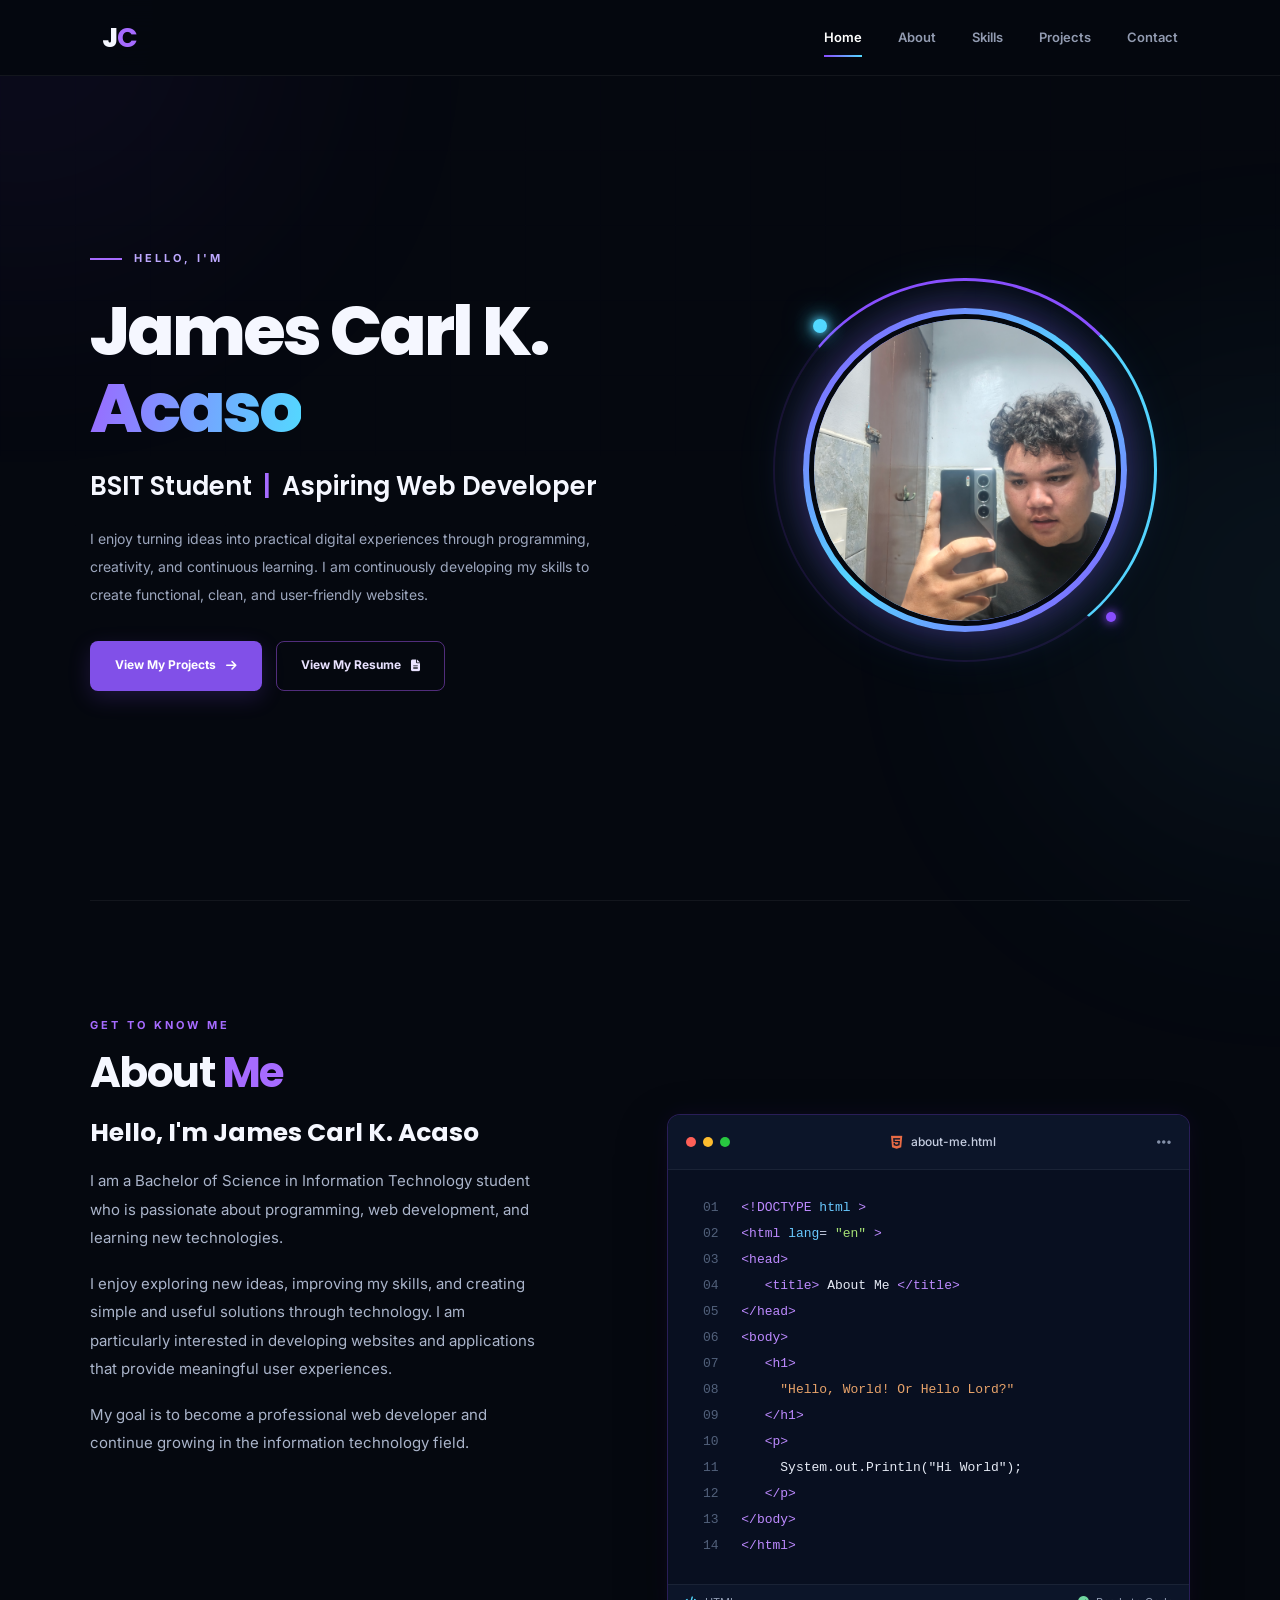
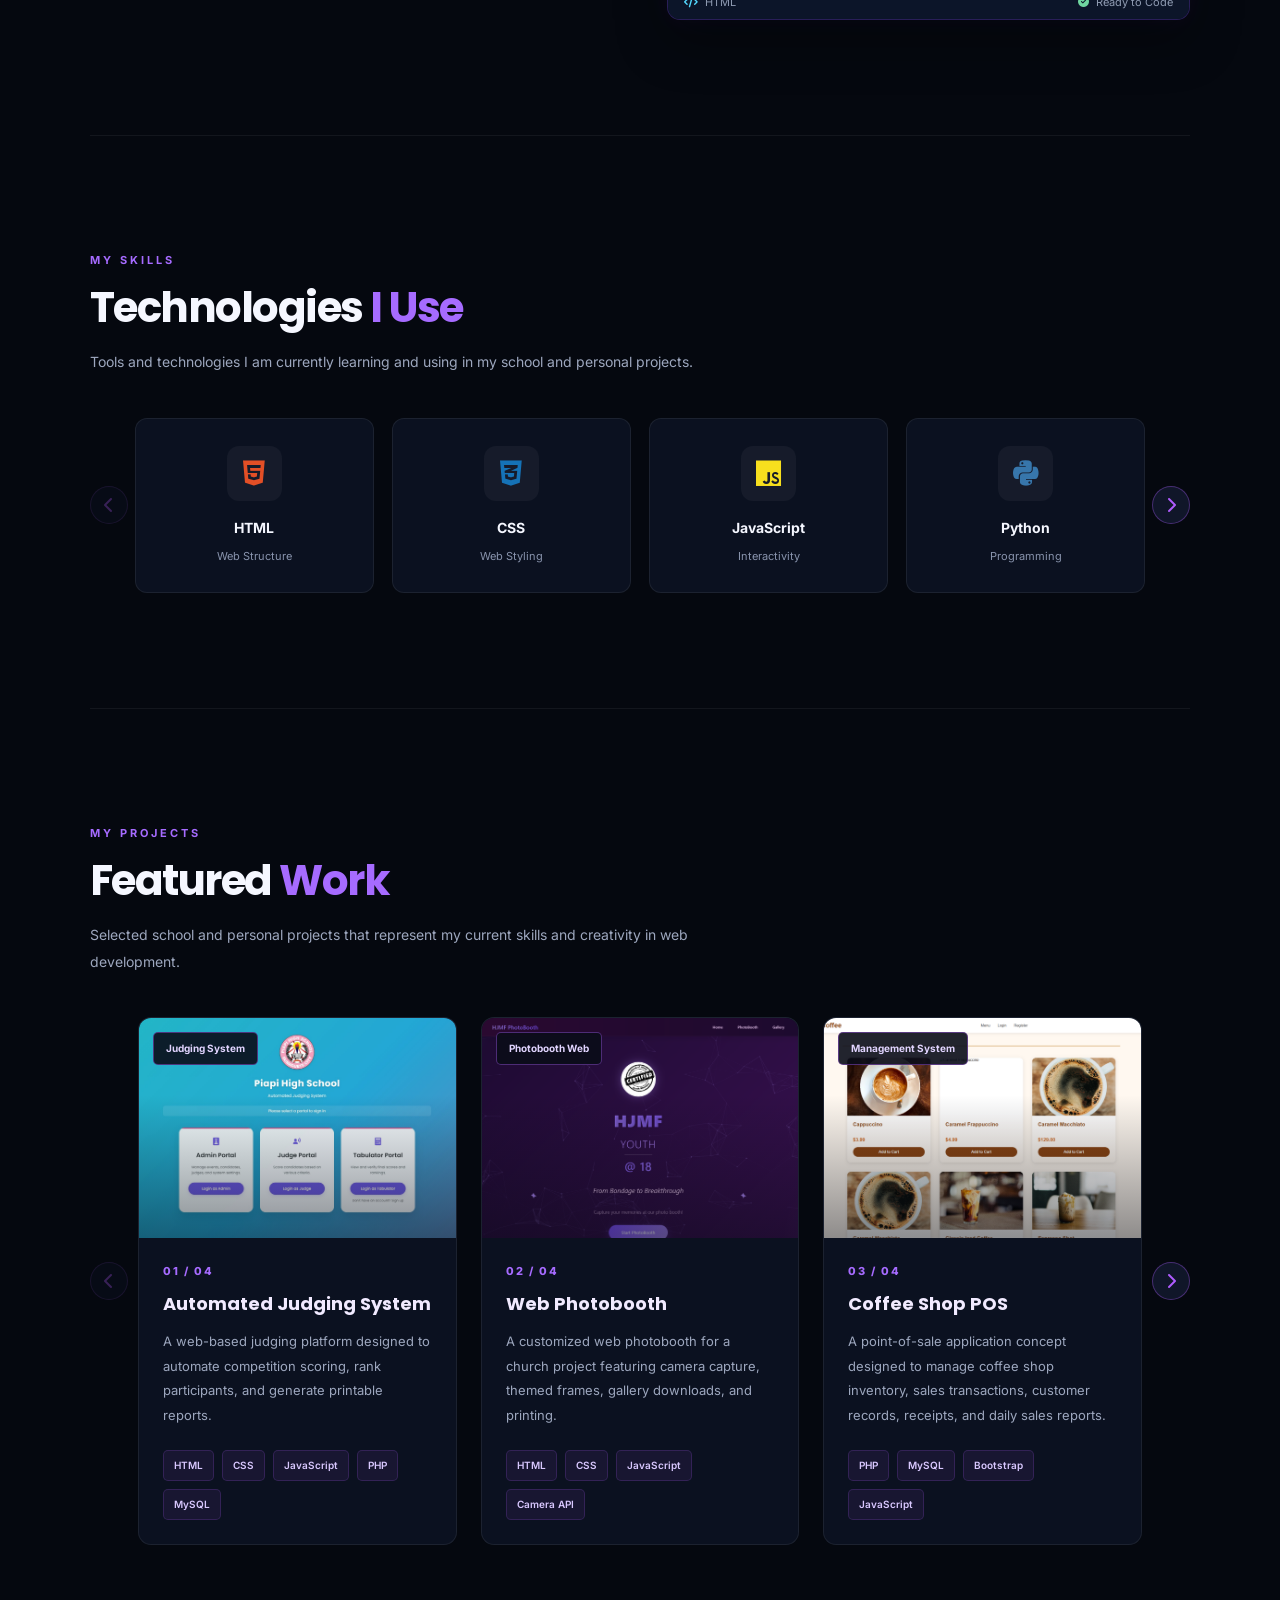
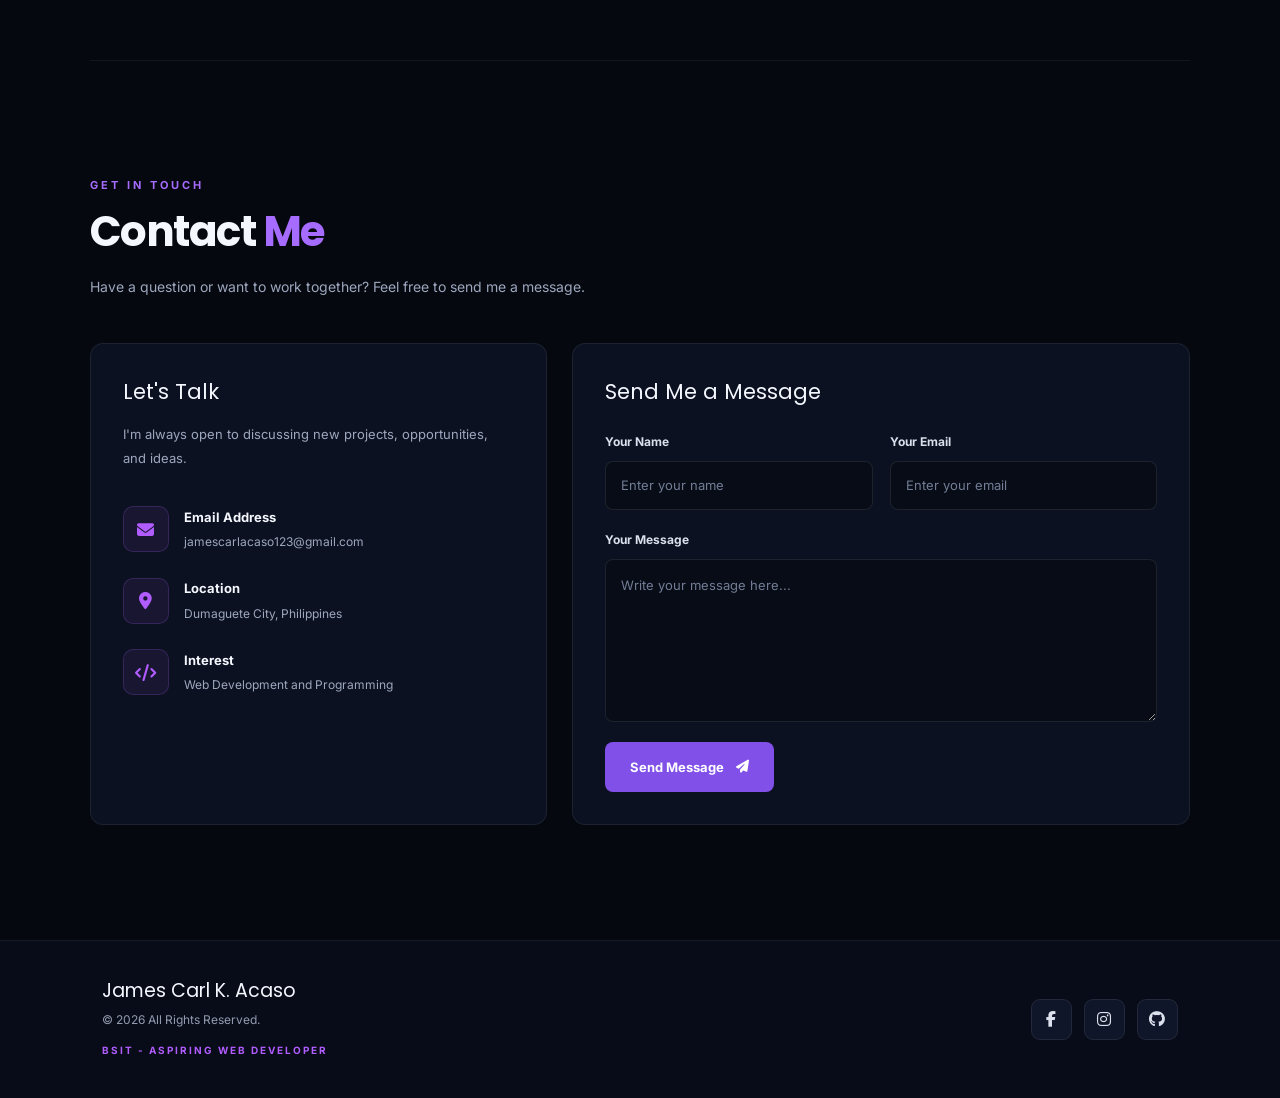
<file: index.html>
<!DOCTYPE html>
<html lang="en">

<head>
    <meta charset="UTF-8">
    <meta name="viewport" content="width=device-width, initial-scale=1.0">
    <meta name="description" content="James Carl K. Acaso - BSIT Student and Aspiring Web Developer Portfolio">
    <title>James Carl K. Acaso | Portfolio</title>

    <link rel="preconnect" href="https://fonts.googleapis.com">
    <link rel="preconnect" href="https://fonts.gstatic.com" crossorigin>
    <link href="https://fonts.googleapis.com/css2?family=Inter:wght@400;500;600;700;800&family=Poppins:wght@400;500;600;700;800&display=swap" rel="stylesheet">
    <link rel="stylesheet" href="https://cdnjs.cloudflare.com/ajax/libs/font-awesome/6.6.0/css/all.min.css">
    <link rel="stylesheet" href="styles.css">
</head>

<body>

    <div class="background-grid"></div>
    <div class="glow glow-one"></div>
    <div class="glow glow-two"></div>

    <!-- NAVIGATION -->
    <header class="navbar" id="navbar">
        <a href="#home" class="brand" aria-label="Home">
            <span>J</span><b>C</b>
        </a>

        <nav class="nav-links" id="navLinks" aria-label="Main navigation">
            <a href="#home" class="active">Home</a>
            <a href="#about">About</a>
            <a href="#skills">Skills</a>
            <a href="#projects">Projects</a>
            <a href="#contact">Contact</a>
        </nav>

        <button class="menu-toggle" id="menuToggle" type="button" aria-label="Toggle menu" aria-expanded="false" aria-controls="navLinks">
            <span></span>
            <span></span>
            <span></span>
        </button>
    </header>

    <main>

        <!-- HERO -->
        <section class="hero section" id="home">

            <div class="hero-copy">
                <p class="eyebrow">
                    <span></span>
                    HELLO, I'M
                </p>

                <h1>
                    James Carl K.
                    <span>Acaso</span>
                </h1>

                <h2>
                    BSIT Student
                    <i>|</i>
                    Aspiring Web Developer
                </h2>

                <p class="hero-text">
                    I enjoy turning ideas into practical digital
                    experiences through programming, creativity,
                    and continuous learning. I am continuously
                    developing my skills to create functional,
                    clean, and user-friendly websites.
                </p>

                <div class="hero-actions">
                    <a href="#projects" class="btn btn-primary">
                        View My Projects
                        <i class="fa-solid fa-arrow-right"></i>
                    </a>

                    <a href="cv.html" class="btn btn-outline">
                        View My Resume
                        <i class="fa-solid fa-file-lines"></i>
                    </a>
                </div>
            </div>

            <div class="hero-image">
                <div class="profile-orbit"></div>

                <div class="profile-frame">
                    <img src="carl.jpg" alt="James Carl Profile">
                </div>
            </div>

        </section>


        <!-- ABOUT -->
        <section class="about-section" id="about">
            <div class="about-container">

                <div class="about-heading">
                    <p>GET TO KNOW ME</p>
                    <h2>About <span>Me</span></h2>
                </div>

                <div class="about-content">

                    <div class="about-text">
                        <h3>Hello, I'm James Carl K. Acaso</h3>

                        <p>
                            I am a Bachelor of Science in Information
                            Technology student who is passionate about
                            programming, web development, and learning
                            new technologies.
                        </p>

                        <p>
                            I enjoy exploring new ideas, improving my
                            skills, and creating simple and useful
                            solutions through technology. I am
                            particularly interested in developing
                            websites and applications that provide
                            meaningful user experiences.
                        </p>

                        <p>
                            My goal is to become a professional web
                            developer and continue growing in the
                            information technology field.
                        </p>
                    </div>

                    <!-- Code editor -->
                    <div class="about-editor">

                        <div class="editor-header">
                            <div class="editor-dots">
                                <span></span>
                                <span></span>
                                <span></span>
                            </div>

                            <div class="editor-title">
                                <i class="fa-brands fa-html5"></i>
                                about-me.html
                            </div>

                            <div class="editor-menu">
                                <i class="fa-solid fa-ellipsis"></i>
                            </div>
                        </div>

                        <div class="editor-body">
                            <div class="editor-code">
                                <div class="code-line"><span class="line-number">01</span> <span class="code-purple">&lt;!DOCTYPE</span> <span class="code-blue"> html</span> <span class="code-purple">&gt;</span></div>
                                <div class="code-line"><span class="line-number">02</span> <span class="code-purple">&lt;html</span> <span class="code-blue"> lang</span>= <span class="code-green">"en"</span> <span class="code-purple">&gt;</span></div>
                                <div class="code-line"><span class="line-number">03</span> <span class="code-purple">&lt;head&gt;</span></div>
                                <div class="code-line"><span class="line-number">04</span> &nbsp;&nbsp; <span class="code-purple">&lt;title&gt;</span> <span class="code-white">About Me</span> <span class="code-purple">&lt;/title&gt;</span></div>
                                <div class="code-line"><span class="line-number">05</span> <span class="code-purple">&lt;/head&gt;</span></div>
                                <div class="code-line"><span class="line-number">06</span> <span class="code-purple">&lt;body&gt;</span></div>
                                <div class="code-line"><span class="line-number">07</span> &nbsp;&nbsp; <span class="code-purple">&lt;h1&gt;</span></div>
                                <div class="code-line"><span class="line-number">08</span> &nbsp;&nbsp;&nbsp;&nbsp; <span class="code-orange">"Hello, World! Or Hello Lord?"</span></div>
                                <div class="code-line"><span class="line-number">09</span> &nbsp;&nbsp; <span class="code-purple">&lt;/h1&gt;</span></div>
                                <div class="code-line"><span class="line-number">10</span> &nbsp;&nbsp; <span class="code-purple">&lt;p&gt;</span></div>
                                <div class="code-line"><span class="line-number">11</span> &nbsp;&nbsp;&nbsp;&nbsp; <span class="code-white">System.out.Println("Hi World");</span></div>
                                <div class="code-line"><span class="line-number">12</span> &nbsp;&nbsp; <span class="code-purple">&lt;/p&gt;</span></div>
                                <div class="code-line"><span class="line-number">13</span> <span class="code-purple">&lt;/body&gt;</span></div>
                                <div class="code-line"><span class="line-number">14</span> <span class="code-purple">&lt;/html&gt;</span></div>
                            </div>
                        </div>

                        <div class="editor-footer">
                            <span>
                                <i class="fa-solid fa-code"></i>
                                HTML
                            </span>

                            <span>
                                <i class="fa-solid fa-circle-check"></i>
                                Ready to Code
                            </span>
                        </div>

                    </div>
                </div>
            </div>
        </section>


        <!-- SKILLS -->
        <section class="section" id="skills">

            <div class="section-heading reveal">
                <p class="section-label">MY SKILLS</p>
                <h2>Technologies <span>I Use</span></h2>
                <p class="heading-description">
                    Tools and technologies I am currently learning
                    and using in my school and personal projects.
                </p>
            </div>

            <div class="skills-container">

                <button class="skills-arrow left" id="skillsPrev" type="button" aria-label="Previous skills">
                    <i class="fa-solid fa-chevron-left"></i>
                </button>

                <div class="skills-grid" id="skillsGrid">

                    <article class="skill-card reveal">
                        <div class="skill-icon html"><i class="fa-brands fa-html5"></i></div>
                        <h3>HTML</h3>
                        <p>Web Structure</p>
                    </article>

                    <article class="skill-card reveal">
                        <div class="skill-icon css"><i class="fa-brands fa-css3-alt"></i></div>
                        <h3>CSS</h3>
                        <p>Web Styling</p>
                    </article>

                    <article class="skill-card reveal">
                        <div class="skill-icon js"><i class="fa-brands fa-js"></i></div>
                        <h3>JavaScript</h3>
                        <p>Interactivity</p>
                    </article>

                    <article class="skill-card reveal">
                        <div class="skill-icon python"><i class="fa-brands fa-python"></i></div>
                        <h3>Python</h3>
                        <p>Programming</p>
                    </article>

                    <article class="skill-card reveal">
                        <div class="skill-icon php"><i class="fa-brands fa-php"></i></div>
                        <h3>PHP</h3>
                        <p>Backend Development</p>
                    </article>

                    <article class="skill-card reveal">
                        <div class="skill-icon java"><i class="fa-brands fa-java"></i></div>
                        <h3>Java</h3>
                        <p>Software Development</p>
                    </article>

                    <article class="skill-card reveal">
                        <div class="skill-icon mysql"><i class="fa-solid fa-database"></i></div>
                        <h3>MySQL</h3>
                        <p>Database Management</p>
                    </article>

                    <article class="skill-card reveal">
                        <div class="skill-icon tools"><i class="fa-brands fa-github"></i></div>
                        <h3>GitHub</h3>
                        <p>Version Control</p>
                    </article>

                </div>

                <button class="skills-arrow right" id="skillsNext" type="button" aria-label="Next skills">
                    <i class="fa-solid fa-chevron-right"></i>
                </button>

            </div>
        </section>


        <!-- PROJECTS -->
        <section class="section" id="projects">

            <div class="section-heading reveal">
                <p class="section-label">MY PROJECTS</p>
                <h2>Featured <span>Work</span></h2>
                <p class="heading-description">
                    Selected school and personal projects that
                    represent my current skills and creativity
                    in web development.
                </p>
            </div>

            <div class="projects-carousel">

                <button class="projects-arrow left" id="projectsPrev" type="button" aria-label="Previous projects">
                    <i class="fa-solid fa-chevron-left"></i>
                </button>

                <div class="projects-window" id="projectsWindow">
                    <div class="projects-grid" id="projectsGrid">

                        <article class="project-card reveal">
                            <div class="project-image">
                                <img src="projects pics/judging.jpg" alt="Automated Judging System preview" loading="lazy">
                                <span class="project-tag">Judging System</span>
                            </div>

                            <div class="project-body">
                                <p class="project-number">01 / 04</p>
                                <h3>Automated Judging System</h3>
                                <p>
                                    A web-based judging platform designed to
                                    automate competition scoring, rank
                                    participants, and generate printable reports.
                                </p>
                                <div class="project-tech">
                                    <span>HTML</span>
                                    <span>CSS</span>
                                    <span>JavaScript</span>
                                    <span>PHP</span>
                                    <span>MySQL</span>
                                </div>
                            </div>
                        </article>

                        <article class="project-card reveal">
                            <div class="project-image">
                                <img src="projects pics/hjmf.png" alt="Web Photobooth preview" loading="lazy">
                                <span class="project-tag">Photobooth Web</span>
                            </div>

                            <div class="project-body">
                                <p class="project-number">02 / 04</p>
                                <h3>Web Photobooth</h3>
                                <p>
                                    A customized web photobooth for a church
                                    project featuring camera capture, themed
                                    frames, gallery downloads, and printing.
                                </p>
                                <div class="project-tech">
                                    <span>HTML</span>
                                    <span>CSS</span>
                                    <span>JavaScript</span>
                                    <span>Camera API</span>
                                </div>
                            </div>
                        </article>

                        <article class="project-card reveal">
                            <div class="project-image">
                                <img src="projects pics/coffee.png" alt="Coffee Shop Point of Sale preview" loading="lazy">
                                <span class="project-tag">Management System</span>
                            </div>

                            <div class="project-body">
                                <p class="project-number">03 / 04</p>
                                <h3>Coffee Shop POS</h3>
                                <p>
                                    A point-of-sale application concept designed
                                    to manage coffee shop inventory, sales
                                    transactions, customer records, receipts,
                                    and daily sales reports.
                                </p>
                                <div class="project-tech">
                                    <span>PHP</span>
                                    <span>MySQL</span>
                                    <span>Bootstrap</span>
                                    <span>JavaScript</span>
                                </div>
                            </div>
                        </article>

                        <article class="project-card reveal">
                            <div class="project-image">
                                <img src="projects pics/avs.png" alt="Automated Voting System preview" loading="lazy">
                                <span class="project-tag">Voting System</span>
                            </div>

                            <div class="project-body">
                                <p class="project-number">04 / 04</p>
                                <h3>Automated Voting System</h3>
                                <p>
                                    A digital voting platform designed to
                                    manage voter information, record votes,
                                    count results, and display election
                                    outcomes efficiently.
                                </p>
                                <div class="project-tech">
                                    <span>HTML</span>
                                    <span>CSS</span>
                                    <span>JavaScript</span>
                                    <span>PHP</span>
                                    <span>MySQL</span>
                                    <span>Bootstrap</span>
                                </div>
                            </div>
                        </article>

                    </div>
                </div>

                <button class="projects-arrow right" id="projectsNext" type="button" aria-label="Next projects">
                    <i class="fa-solid fa-chevron-right"></i>
                </button>

            </div>
        </section>


        <!-- CONTACT -->
        <section class="contact-section" id="contact">
            <div class="contact-container">

                <div class="contact-heading">
                    <p>GET IN TOUCH</p>
                    <h2>Contact <span>Me</span></h2>
                    <p class="contact-description">
                        Have a question or want to work together?
                        Feel free to send me a message.
                    </p>
                </div>

                <div class="contact-content">

                    <div class="contact-info">
                        <h3>Let's Talk</h3>

                        <p class="contact-info-text">
                            I'm always open to discussing new
                            projects, opportunities, and ideas.
                        </p>

                        <div class="contact-item">
                            <div class="contact-icon">
                                <i class="fa-solid fa-envelope"></i>
                            </div>
                            <div>
                                <h4>Email Address</h4>
                                <p>jamescarlacaso123@gmail.com</p>
                            </div>
                        </div>

                        <div class="contact-item">
                            <div class="contact-icon">
                                <i class="fa-solid fa-location-dot"></i>
                            </div>
                            <div>
                                <h4>Location</h4>
                                <p>Dumaguete City, Philippines</p>
                            </div>
                        </div>

                        <div class="contact-item">
                            <div class="contact-icon">
                                <i class="fa-solid fa-code"></i>
                            </div>
                            <div>
                                <h4>Interest</h4>
                                <p>Web Development and Programming</p>
                            </div>
                        </div>
                    </div>

                    <div class="contact-form-container">
                        <h3>Send Me a Message</h3>

                        <div class="form-success" id="sent">
                            <i class="fa-solid fa-circle-check"></i>
                            <h4>Message sent successfully!</h4>
                            <p>Thank you for reaching out. I'll get back to you soon.</p>
                            <a href="#contact" class="btn btn-outline">Send Another Message</a>
                        </div>

                        <form>

                            <div class="form-row">
                                <div class="form-group">
                                    <label for="name">Your Name</label>
                                    <input type="text" id="name" name="name" placeholder="Enter your name" autocomplete="name" required>
                                </div>

                                <div class="form-group">
                                    <label for="email">Your Email</label>
                                    <input type="email" id="email" name="email" placeholder="Enter your email" autocomplete="email" required>
                                </div>
                            </div>

                            <div class="form-group">
                                <label for="message">Your Message</label>
                                <textarea id="message" name="message" rows="6" placeholder="Write your message here..." required></textarea>
                            </div>

                            <button type="submit" class="contact-btn">
                                Send Message
                                <i class="fa-solid fa-paper-plane"></i>
                            </button>

                        </form>
                    </div>

                </div>
            </div>
        </section>

    </main>


    <!-- FOOTER -->
    <footer class="footer">
        <div class="footer-container">

            <div class="footer-info">
                <h3>James Carl K. Acaso</h3>
                <p>© 2026 All Rights Reserved.</p>
                <span>BSIT - ASPIRING WEB DEVELOPER</span>
            </div>

            <div class="footer-socials">
                <a href="https://www.facebook.com/jamescarl.acaso.524" target="_blank" rel="noopener noreferrer" aria-label="Facebook">
                    <i class="fa-brands fa-facebook-f"></i>
                </a>

                <a href="https://www.instagram.com/xnbcrl?mdxt=cDcwZWpodXptdmV3" target="_blank" rel="noopener noreferrer" aria-label="Instagram">
                    <i class="fa-brands fa-instagram"></i>
                </a>

                <a href="https://github.com/Kenzi-ken404" target="_blank" rel="noopener noreferrer" aria-label="GitHub">
                    <i class="fa-brands fa-github"></i>
                </a>
            </div>

        </div>
    </footer>

    <script src="script.js"></script>

</body>
</html>
</file>
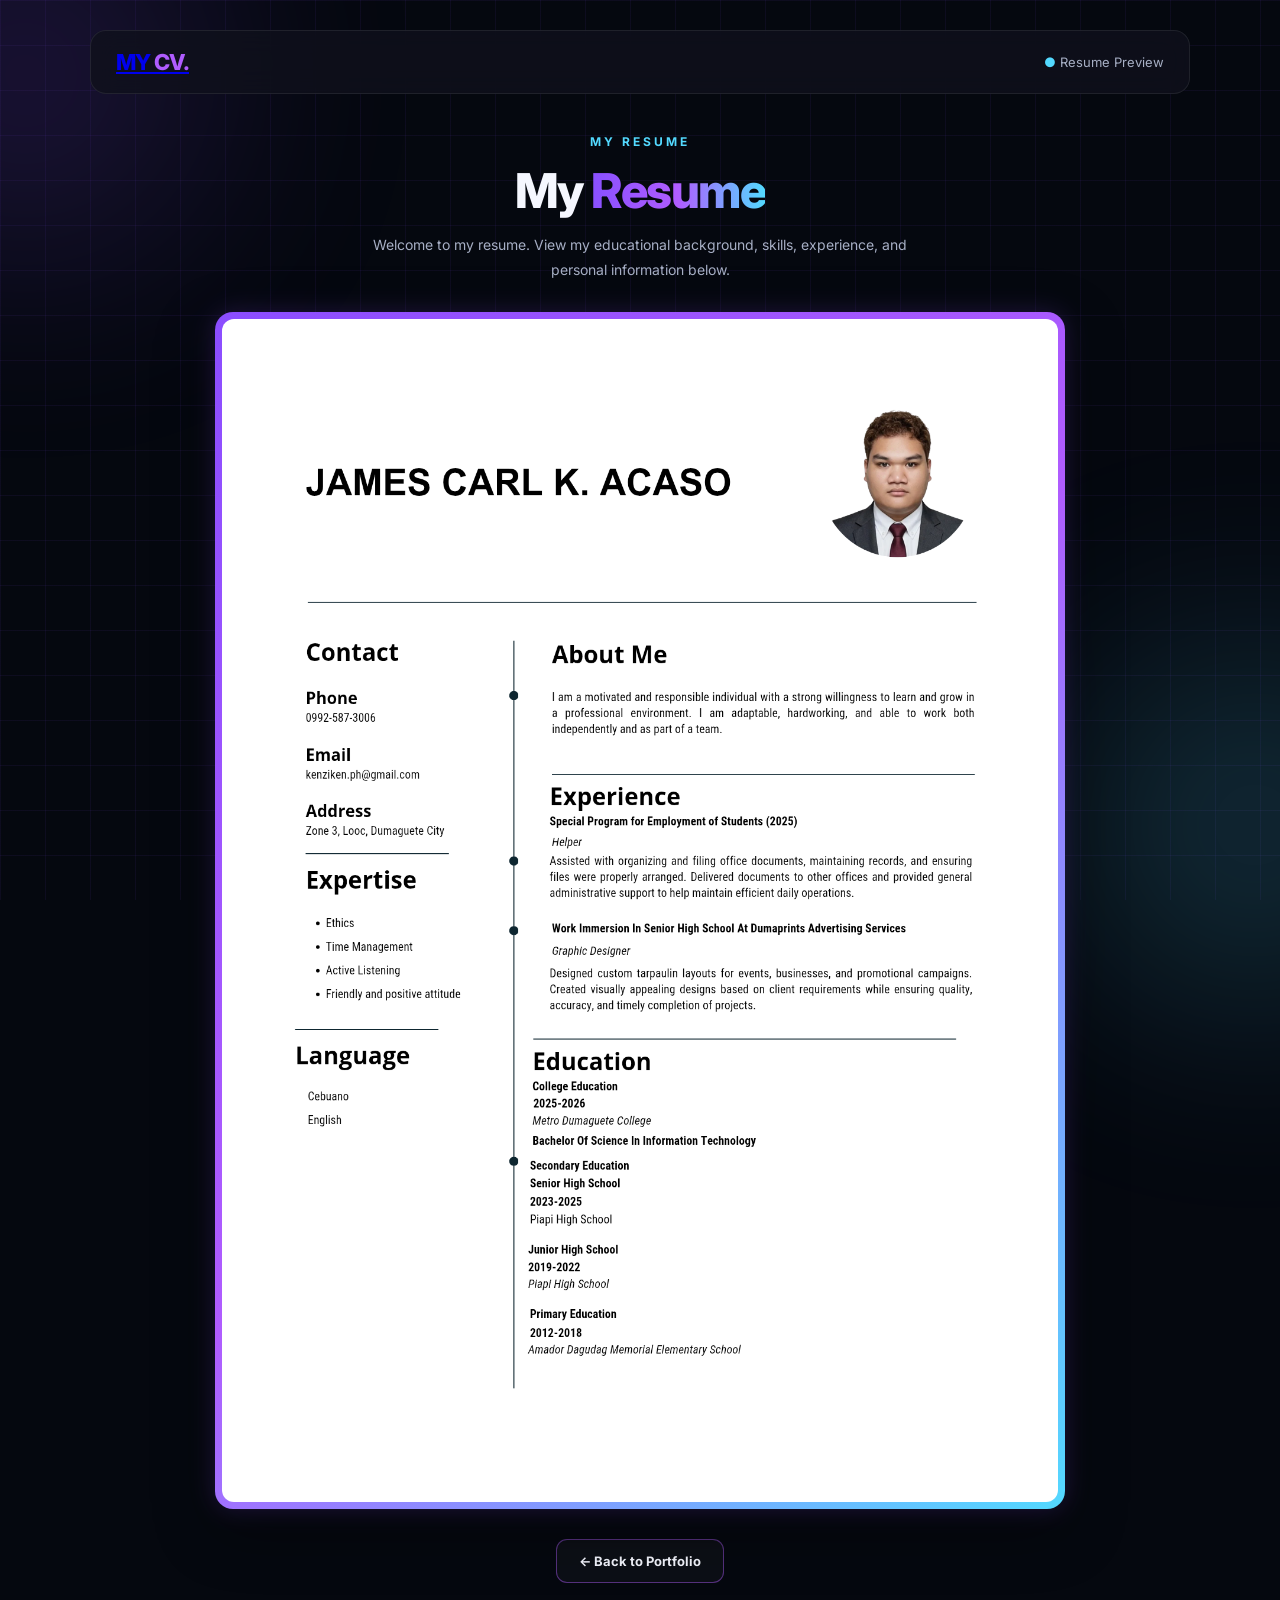
<file: cv.html>
<!DOCTYPE html>
<html lang="en">
<head>
    <meta charset="UTF-8">
    <meta name="viewport" content="width=device-width, initial-scale=1.0">
    <title>My Resume | Portfolio</title>

    <link href="https://fonts.googleapis.com/css2?family=Inter:wght@400;500;600;700;800&display=swap" rel="stylesheet">

    <style>
        * {
            margin: 0;
            padding: 0;
            box-sizing: border-box;
        }

        html {
            scroll-behavior: smooth;
        }

        body {
            font-family: "Inter", sans-serif;
            background: #05080f;
            color: #f5f7ff;
            min-height: 100vh;
            padding: 30px 20px;
            overflow-x: hidden;
        }

        /* Background grid */
        body::before {
            content: "";
            position: fixed;
            inset: 0;
            z-index: -2;
            background-image:
                linear-gradient(rgba(139,77,255,.07) 1px, transparent 1px),
                linear-gradient(90deg, rgba(139,77,255,.07) 1px, transparent 1px);
            background-size: 45px 45px;
        }

        /* Glow effects */
        .glow {
            position: fixed;
            width: 350px;
            height: 350px;
            border-radius: 50%;
            filter: blur(120px);
            opacity: .2;
            z-index: -1;
            pointer-events: none;
        }

        .glow-one {
            background: #8b4dff;
            top: -100px;
            left: -150px;
        }

        .glow-two {
            background: #53d9ff;
            bottom: -100px;
            right: -150px;
        }

        /* Navigation */
        .navbar {
            max-width: 1100px;
            margin: 0 auto 40px;
            padding: 18px 25px;
            display: flex;
            justify-content: space-between;
            align-items: center;
            gap: 15px;
            background: rgba(16,17,28,.8);
            border: 1px solid rgba(255,255,255,.08);
            border-radius: 16px;
            backdrop-filter: blur(15px);
        }

        .logo {
            font-size: 22px;
            font-weight: 800;
            letter-spacing: -1px;
        }

        .logo span {
            color: #b05cff;
        }

        .status {
            color: #a7afc5;
            font-size: 13px;
        }

        .status span {
            color: #53d9ff;
        }

        /* Main content */
        .container {
            max-width: 1050px;
            margin: auto;
            text-align: center;
        }

        .eyebrow {
            color: #53d9ff;
            font-size: 12px;
            font-weight: 700;
            letter-spacing: 3px;
            margin-bottom: 12px;
        }

        h1 {
            font-size: clamp(30px, 5vw, 48px);
            font-weight: 800;
            letter-spacing: -1.5px;
            margin-bottom: 12px;
        }

        h1 span {
            background: linear-gradient(90deg, #8950ff, #b05cff, #53d9ff);
            -webkit-background-clip: text;
            background-clip: text;
            color: transparent;
        }

        .description {
            max-width: 550px;
            margin: 0 auto 30px;
            color: #a7afc5;
            font-size: 14px;
            line-height: 1.8;
        }

        /* Resume image frame */
        .resume-frame {
            position: relative;
            width: 100%;
            max-width: 850px;
            margin: 0 auto;
            padding: 7px;
            border-radius: 18px;
            background: linear-gradient(
                135deg,
                #8b4dff,
                #b05cff,
                #53d9ff
            );
            box-shadow:
                0 0 25px rgba(139,77,255,.2),
                0 20px 60px rgba(0,0,0,.4);
            transition: .3s ease;
        }

        .resume-frame:hover {
            box-shadow:
                0 0 35px rgba(139,77,255,.35),
                0 20px 60px rgba(0,0,0,.5);
            transform: translateY(-3px);
        }

        .resume-paper {
            background: #fff;
            border-radius: 12px;
            overflow: hidden;
            line-height: 0;
        }

        .resume-paper img {
            width: 100%;
            height: auto;
            display: block;
        }

        /* Buttons */
        .actions {
            display: flex;
            justify-content: center;
            flex-wrap: wrap;
            gap: 14px;
            margin: 30px 0;
        }

        .btn {
            display: inline-flex;
            align-items: center;
            justify-content: center;
            gap: 8px;
            padding: 13px 22px;
            border: 1px solid transparent;
            border-radius: 11px;
            font-family: inherit;
            font-size: 13px;
            font-weight: 700;
            text-decoration: none;
            cursor: pointer;
            transition: .25s ease;
        }

        .btn-primary {
            color: white;
            background: linear-gradient(110deg, #6235d9, #a449ef);
            box-shadow: 0 8px 25px rgba(139,77,255,.2);
        }

        .btn-primary:hover {
            transform: translateY(-3px);
            box-shadow: 0 12px 30px rgba(139,77,255,.35);
        }

        .btn-outline {
            color: #f5f7ff;
            background: rgba(255,255,255,.03);
            border-color: rgba(176,92,255,.45);
        }

        .btn-outline:hover {
            color: #53d9ff;
            border-color: #53d9ff;
            transform: translateY(-3px);
        }

        .footer {
            max-width: 1050px;
            margin: 35px auto 0;
            padding-top: 20px;
            border-top: 1px solid rgba(255,255,255,.08);
            text-align: center;
            color: #778198;
            font-size: 12px;
        }

        /* Mobile */
        @media (max-width: 600px) {
            body {
                padding: 18px 12px;
            }

            .navbar {
                margin-bottom: 35px;
                padding: 15px;
            }

            .logo {
                font-size: 19px;
            }

            .status {
                font-size: 11px;
                text-align: right;
            }

            .resume-frame {
                padding: 4px;
                border-radius: 12px;
            }

            .resume-paper {
                border-radius: 8px;
            }

            .btn {
                width: 100%;
            }

            .actions {
                gap: 10px;
            }
        }
    </style>
</head>

<body>

    <div class="glow glow-one"></div>
    <div class="glow glow-two"></div>

    <nav class="navbar">
        <a href="#" class="logo">MY <span>CV.</span></a>
        <div class="status">
            <span>●</span> Resume Preview
        </div>
    </nav>

    <main class="container">

        <p class="eyebrow">MY RESUME</p>

        <h1>My <span>Resume</span></h1>

        <p class="description">
            Welcome to my resume. View my educational background,
            skills, experience, and personal information below.
        </p>

        <div class="resume-frame">
            <div class="resume-paper">
                <img src="resume.png" alt="My complete resume">
            </div>
        </div>

        <div class="actions">
            <a href="index.html" class="btn btn-outline">
                ← Back to Portfolio
            </a>
        </div>

    </main>

</body>
</html>
</file>
<file: styles.css>
/* GLOBAL */
* {
    margin: 0;
    padding: 0;
    box-sizing: border-box;
}

html {
    scroll-behavior: smooth;
    scroll-padding-top: 90px;
}

body {
    font-family: "Inter", sans-serif;
    background: #05080f;
    color: #f5f7ff;
    line-height: 1.7;
    overflow-x: hidden;
}

a { color: inherit; text-decoration: none; }
button, input, textarea { font: inherit; }
button { cursor: pointer; }
img { max-width: 100%; }

::selection {
    background: #8b4dff;
    color: #fff;
}


/* BACKGROUND */
.background-grid {
    position: fixed;
    inset: 0;
    z-index: -3;
    opacity: .07;
    pointer-events: none;
    background-image:
        linear-gradient(rgba(139, 77, 255, .12) 1px, transparent 1px),
        linear-gradient(90deg, rgba(139, 77, 255, .12) 1px, transparent 1px);
    background-size: 75px 75px;
    mask-image: linear-gradient(to bottom, black, transparent 90%);
}

.glow {
    position: fixed;
    width: 400px;
    height: 400px;
    z-index: -2;
    border-radius: 50%;
    filter: blur(140px);
    opacity: .10;
    pointer-events: none;
}

.glow-one { top: -180px; left: -180px; background: #8b4dff; }
.glow-two { top: 45%; right: -220px; background: #53d9ff; }


/* NAVBAR */
.navbar {
    position: fixed;
    inset: 0 0 auto;
    z-index: 1000;
    height: 76px;
    padding: 0 8%;
    display: flex;
    align-items: center;
    justify-content: space-between;
    background: rgba(5, 8, 15, .92);
    backdrop-filter: blur(18px);
    border-bottom: 1px solid rgba(255, 255, 255, .06);
}

.brand {
    font: 800 27px "Poppins", sans-serif;
    letter-spacing: -1.8px;
}

.brand span { color: #f5f7ff; }
.brand b { color: #a66bff; }

.nav-links {
    display: flex;
    align-items: center;
    gap: 36px;
}

.nav-links a {
    position: relative;
    padding: 8px 0;
    color: #929bb1;
    font-size: 13px;
    font-weight: 600;
    transition: color .3s ease;
}

/* Animated underline */
.nav-links a::after {
    content: "";
    position: absolute;
    left: 0;
    bottom: 0;
    width: 0;
    height: 2px;
    background: linear-gradient(90deg, #8b4dff, #53d9ff);
    transition: width .3s ease;
}

.nav-links a:hover,
.nav-links a.active { color: #fff; }

.nav-links a:hover::after,
.nav-links a.active::after { width: 100%; }


/* Hamburger button (hidden on desktop, shown in Responsive) */
.menu-toggle {
    display: none;
    width: 42px;
    height: 42px;
    flex-direction: column;
    align-items: center;
    justify-content: center;
    gap: 5px;
    background: #101629;
    border: 1px solid rgba(176, 92, 255, .35);
    border-radius: 10px;
    transition: all .3s ease;
}

.menu-toggle span {
    width: 20px;
    height: 2px;
    background: #f5f7ff;
    border-radius: 2px;
    transition: transform .3s ease, opacity .3s ease;
}

.menu-toggle:hover { border-color: #a66bff; }

/* Turns into an X when open */
.menu-toggle.open span:nth-child(1) { transform: translateY(7px) rotate(45deg); }
.menu-toggle.open span:nth-child(2) { opacity: 0; }
.menu-toggle.open span:nth-child(3) { transform: translateY(-7px) rotate(-45deg); }


/* SHARED SECTIONS */
.section,
.about-section,
.contact-section {
    width: 86%;
    max-width: 1200px;
    margin: 0 auto;
    padding: clamp(70px, 9vw, 115px) 0;
    scroll-margin-top: 80px;
}

.about-section,
#skills,
#projects,
.contact-section {
    border-top: 1px solid rgba(255, 255, 255, .06);
}


/* HERO */
.hero {
    min-height: 100vh;
    padding: 110px 0 70px;
    display: grid;
    grid-template-columns: minmax(0, 1.15fr) minmax(0, .85fr);
    align-items: center;
    gap: 40px;
}

.hero-copy {
    width: 100%;
    max-width: 650px;
}

.eyebrow {
    display: flex;
    align-items: center;
    gap: 12px;
    color: #bda8ff;
    font-size: 11px;
    font-weight: 700;
    letter-spacing: 3px;
}

.eyebrow span {
    width: 32px;
    height: 2px;
    background: #a66bff;
}

.hero h1 {
    margin-top: 24px;
    font: 800 clamp(38px, 5.4vw, 74px)/1.12 "Poppins", sans-serif;
    letter-spacing: -2.8px;
}

/* Gradient text */
.hero h1 span {
    display: inline-block;
    background: linear-gradient(100deg, #9a69ff, #53d9ff);
    -webkit-background-clip: text;
    background-clip: text;
    color: transparent;
}

.hero h2 {
    margin-top: 22px;
    font: 600 clamp(18px, 2vw, 26px)/1.4 "Poppins", sans-serif;
}

.hero h2 i {
    margin: 0 5px;
    color: #a66bff;
    font-style: normal;
}

.hero-text {
    max-width: 540px;
    margin-top: 20px;
    color: #9da7be;
    font-size: 14px;
    line-height: 2;
}

.hero-actions {
    display: flex;
    align-items: center;
    flex-wrap: wrap;
    gap: 14px;
    margin-top: 32px;
}

/* Buttons */
.btn {
    min-height: 50px;
    padding: 0 24px;
    display: inline-flex;
    align-items: center;
    justify-content: center;
    gap: 10px;
    border: 1px solid transparent;
    border-radius: 8px;
    font-size: 12px;
    font-weight: 700;
    transition: all .3s ease;
}

.btn:hover { transform: translateY(-3px); }

.btn-primary {
    color: #fff;
    background: #8150e8;
    box-shadow: 0 7px 22px rgba(139, 77, 255, .18);
}

.btn-primary:hover {
    background: #9965f5;
    box-shadow: 0 10px 28px rgba(139, 77, 255, .3);
}

.btn-outline {
    color: #e9e2ff;
    background: transparent;
    border-color: rgba(176, 92, 255, .45);
}

.btn-outline:hover {
    background: rgba(176, 92, 255, .10);
    border-color: #53d9ff;
}


/*  HERO PROFILE  Sizes are percentages of .hero-image so it scales on any screen. */
.hero-image {
    position: relative;
    width: min(100%, 500px);
    aspect-ratio: 1;
    margin: auto;
    display: flex;
    align-items: center;
    justify-content: center;
}

.profile-frame {
    position: relative;
    z-index: 2;
    width: 72%;
    padding: 6px;
    background: linear-gradient(135deg, #8b4dff, #53d9ff, #8b4dff);
    border-radius: 50%;
    box-shadow: 0 0 40px rgba(139, 77, 255, .35), 0 0 70px rgba(83, 217, 255, .15);
}

.profile-frame img {
    display: block;
    width: 100%;
    aspect-ratio: 1;
    object-fit: cover;
    border: 5px solid #05080f;
    border-radius: 50%;
}

/* Spinning ring with two glowing dots */
.profile-orbit {
    position: absolute;
    z-index: 1;
    width: 85%;
    aspect-ratio: 1;
    border: 2px solid rgba(139, 77, 255, .12);
    border-top: 3px solid #8b4dff;
    border-right: 3px solid #53d9ff;
    border-radius: 50%;
    animation: orbit-spin 6s linear infinite;
    pointer-events: none;
}

.profile-orbit::before,
.profile-orbit::after {
    content: "";
    position: absolute;
    border-radius: 50%;
}

.profile-orbit::before {
    top: 10%;
    left: 10%;
    width: 14px;
    height: 14px;
    background: #53d9ff;
    box-shadow: 0 0 10px #53d9ff, 0 0 20px #53d9ff, 0 0 30px rgba(83, 217, 255, .5);
}

.profile-orbit::after {
    bottom: 10%;
    right: 10%;
    width: 10px;
    height: 10px;
    background: #8b4dff;
    box-shadow: 0 0 10px #8b4dff, 0 0 20px rgba(139, 77, 255, .6);
}

@keyframes orbit-spin {
    to { transform: rotate(360deg); }
}


/* SECTION HEADINGS */
.section-heading,
.contact-heading { margin-bottom: 42px; }

/* Small label above the title */
.about-heading > p,
.section-label,
.contact-heading > p:first-child {
    margin-bottom: 12px;
    color: #a66bff;
    font-size: 11px;
    font-weight: 700;
    letter-spacing: 3px;
    text-transform: uppercase;
}

.about-heading h2,
.section-heading h2,
.contact-heading h2 {
    margin-bottom: 15px;
    font: 700 clamp(32px, 4vw, 42px)/1.25 "Poppins", sans-serif;
    letter-spacing: -1.5px;
}

.about-heading h2 span,
.section-heading h2 span,
.contact-heading h2 span { color: #a66bff; }

.heading-description,
.contact-description {
    max-width: 650px;
    color: #9da7be;
    font-size: 14px;
    line-height: 1.9;
}

.contact-description { margin-top: 12px; }


/* ABOUT */
.about-content {
    display: grid;
    grid-template-columns: 1fr 1fr;
    align-items: start;
    gap: 55px;
    margin-top: 15px;
}

.about-text { max-width: 450px; }

.about-text h3 {
    margin-bottom: 15px;
    font: 700 25px "Poppins", sans-serif;
}

.about-text p {
    margin-bottom: 17px;
    color: #aab4ca;
    font-size: 15px;
    line-height: 1.9;
}


/* CODE EDITOR (About) */
.about-editor {
    width: 100%;
    max-width: 540px;
    justify-self: end;
    background: #080f20;
    border: 1px solid rgba(139, 77, 255, .25);
    border-radius: 13px;
    overflow: hidden;
    box-shadow: 0 20px 50px rgba(0, 0, 0, .35), 0 0 25px rgba(139, 77, 255, .07);
    transition: .3s ease;
}

.about-editor:hover {
    transform: translateY(-5px);
    border-color: rgba(139, 77, 255, .55);
    box-shadow: 0 25px 55px rgba(0, 0, 0, .4), 0 0 30px rgba(139, 77, 255, .12);
}

.editor-header,
.editor-footer {
    display: flex;
    align-items: center;
    justify-content: space-between;
    background: #0c1529;
}

.editor-header {
    height: 55px;
    padding: 0 18px;
    border-bottom: 1px solid rgba(255, 255, 255, .06);
}

.editor-dots {
    display: flex;
    align-items: center;
    gap: 7px;
}

.editor-dots span {
    width: 10px;
    height: 10px;
    border-radius: 50%;
}

.editor-dots span:nth-child(1) { background: #ff5f57; }
.editor-dots span:nth-child(2) { background: #febc2e; }
.editor-dots span:nth-child(3) { background: #28c840; }

.editor-title {
    display: flex;
    align-items: center;
    gap: 9px;
    color: #c5cde0;
    font-size: 12px;
    font-weight: 500;
}

.editor-title i { color: #e96b45; font-size: 15px; }
.editor-menu { color: #8490a8; font-size: 16px; }

.editor-body {
    min-height: 290px;
    padding: 25px 15px;
    overflow-x: auto;
    background: #080f20;
}

.editor-code {
    font: 13px/2 "Consolas", "Courier New", monospace;
    white-space: nowrap;
}

.code-line { min-height: 26px; color: #c5cde0; }

.line-number {
    display: inline-block;
    width: 35px;
    margin-right: 15px;
    color: #52617b;
    text-align: right;
    user-select: none;
}

/* Syntax colors */
.code-purple { color: #bd8aff; }
.code-blue   { color: #69c9ff; }
.code-green  { color: #a5e075; }
.code-orange { color: #e8a36a; }
.code-white  { color: #e5eaf5; }

.editor-footer {
    height: 35px;
    padding: 0 16px;
    color: #8f9bb2;
    font-size: 11px;
    border-top: 1px solid rgba(255, 255, 255, .06);
}

.editor-footer span {
    display: flex;
    align-items: center;
    gap: 7px;
}

.editor-footer span:first-child i { color: #53d9ff; }
.editor-footer span:last-child i { color: #70d6a0; }


/* SKILLS */
.skills-container {
    position: relative;
    width: 100%;
    padding: 0 45px;
}

.skills-grid {
    display: grid;
    grid-template-columns: repeat(4, minmax(0, 1fr));
    gap: 18px;
}

.skill-card {
    min-width: 0;
    min-height: 175px;
    padding: 25px 12px;
    display: flex;
    flex-direction: column;
    align-items: center;
    justify-content: center;
    text-align: center;
    background: #0b1120;
    border: 1px solid rgba(255, 255, 255, .07);
    border-radius: 12px;
    transition: all .3s ease;
}

.skill-card:hover {
    transform: translateY(-6px);
    background: #10182b;
    border-color: rgba(176, 92, 255, .45);
    box-shadow: 0 12px 28px rgba(0, 0, 0, .2);
}

.skill-icon {
    width: 55px;
    height: 55px;
    margin-bottom: 15px;
    display: flex;
    align-items: center;
    justify-content: center;
    background: rgba(255, 255, 255, .045);
    border-radius: 12px;
    font-size: 29px;
    transition: transform .3s ease;
}

.skill-card:hover .skill-icon { transform: translateY(-3px); }

/* Brand colors */
.skill-icon.html   { color: #e34f26; }
.skill-icon.css    { color: #1572b6; }
.skill-icon.js     { color: #f7df1e; }
.skill-icon.python { color: #3776ab; }
.skill-icon.php    { color: #777bb4; }
.skill-icon.java   { color: #f89820; }
.skill-icon.mysql  { color: #53d9ff; }
.skill-icon.tools  { color: #f5f7ff; }

.skill-card h3 {
    margin-bottom: 7px;
    font-size: 14px;
    font-weight: 700;
}

.skill-card p { color: #8994ad; font-size: 11px; }

/* Used by the skills carousel script */
.skill-card[hidden] { display: none !important; }


/* ARROWS (shared by skills and projects carousels) */
.skills-arrow,
.projects-arrow {
    position: absolute;
    top: 50%;
    z-index: 10;
    width: 38px;
    height: 38px;
    display: flex;
    align-items: center;
    justify-content: center;
    transform: translateY(-50%);
    color: #b05cff;
    background: #101629;
    border: 1px solid rgba(176, 92, 255, .35);
    border-radius: 50%;
    transition: all .3s ease;
}

.skills-arrow.left,
.projects-arrow.left { left: 0; }

.skills-arrow.right,
.projects-arrow.right { right: 0; }

.skills-arrow:hover:not(:disabled),
.projects-arrow:hover:not(:disabled) {
    color: #fff;
    background: #8150e8;
    border-color: #8150e8;
}

.skills-arrow:disabled,
.projects-arrow:disabled {
    opacity: .3;
    cursor: not-allowed;
}


/* PROJECTS */
.projects-carousel {
    position: relative;
    width: 100%;
    padding: 0 48px;
}

.projects-window { overflow: hidden; }

.projects-grid {
    --per-view: 3;      /* cards visible at once (changed in Responsive) */
    --gap: 24px;
    display: flex;
    align-items: stretch;
    gap: var(--gap);
}

.projects-grid .project-card {
    flex: 0 0 calc((100% - var(--gap) * (var(--per-view) - 1)) / var(--per-view));
    min-width: 0;
}

.projects-page-indicator {
    margin-top: 20px;
    color: #8994ad;
    font-size: 12px;
    text-align: center;
    letter-spacing: 1px;
}

.project-card {
    display: flex;
    flex-direction: column;
    overflow: hidden;
    background: #0b1120;
    border: 1px solid rgba(255, 255, 255, .07);
    border-radius: 13px;
    transition: all .35s ease;
}

.project-card:hover {
    transform: translateY(-7px);
    border-color: rgba(176, 92, 255, .5);
    box-shadow: 0 18px 35px rgba(0, 0, 0, .25);
}

.project-image {
    position: relative;
    height: 220px;
    overflow: hidden;
    background: #101629;
}

/* Dark fade at the bottom of the image */
.project-image::after {
    content: "";
    position: absolute;
    inset: 0;
    background: linear-gradient(to top, rgba(5, 8, 15, .45), transparent 65%);
}

.project-image img {
    width: 100%;
    height: 100%;
    object-fit: cover;
    transition: transform .5s ease;
}

.project-card:hover .project-image img { transform: scale(1.05); }

.project-tag {
    position: absolute;
    top: 14px;
    left: 14px;
    z-index: 2;
    padding: 7px 12px;
    color: #e1d4ff;
    font-size: 10px;
    font-weight: 700;
    background: rgba(10, 13, 25, .9);
    border: 1px solid rgba(176, 92, 255, .4);
    border-radius: 5px;
}

.project-body {
    flex: 1;
    padding: 24px;
    display: flex;
    flex-direction: column;
}

.project-number {
    color: #a66bff;
    font-size: 11px;
    font-weight: 800;
    letter-spacing: 2px;
}

.project-body h3 {
    margin: 9px 0 12px;
    color: #f1eaff;
    font: 700 18px "Poppins", sans-serif;
    transition: color .3s ease;
}

.project-card:hover .project-body h3 { color: #b88cff; }

.project-body > p:not(.project-number) {
    color: #9da7be;
    font-size: 13px;
    line-height: 1.9;
}

.project-tech {
    display: flex;
    flex-wrap: wrap;
    gap: 8px;
    margin-top: auto;
    padding-top: 22px;
}

.project-tech span {
    padding: 6px 10px;
    color: #d9c8ff;
    font-size: 10px;
    font-weight: 600;
    background: rgba(176, 92, 255, .08);
    border: 1px solid rgba(176, 92, 255, .18);
    border-radius: 5px;
    transition: all .3s ease;
}

.project-card:hover .project-tech span { border-color: rgba(176, 92, 255, .4); }


/* CONTACT */
.contact-content {
    display: grid;
    grid-template-columns: .85fr 1.15fr;
    align-items: stretch;
    gap: 25px;
}

.contact-info,
.contact-form-container {
    padding: 32px;
    background: #0b1120;
    border: 1px solid rgba(255, 255, 255, .07);
    border-radius: 13px;
    transition: border-color .3s ease;
}

.contact-info:hover,
.contact-form-container:hover { border-color: rgba(176, 92, 255, .45); }

.contact-info h3,
.contact-form-container h3 {
    margin-bottom: 15px;
    font: 21px "Poppins", sans-serif;
}

.contact-info-text {
    margin-bottom: 35px;
    color: #9da7be;
    font-size: 13px;
    line-height: 1.9;
}

.contact-item {
    display: flex;
    align-items: center;
    gap: 15px;
    margin-bottom: 25px;
}

.contact-icon {
    flex-shrink: 0;
    width: 46px;
    height: 46px;
    display: flex;
    align-items: center;
    justify-content: center;
    color: #b05cff;
    font-size: 17px;
    background: rgba(176, 92, 255, .08);
    border: 1px solid rgba(176, 92, 255, .2);
    border-radius: 10px;
}

.contact-item h4 { margin-bottom: 4px; font-size: 13px; }

.contact-item p {
    color: #9da7be;
    font-size: 12px;
    overflow-wrap: anywhere;
}

/* Form */
.contact-form-container h3 { margin-bottom: 25px; }

.form-row {
    display: grid;
    grid-template-columns: 1fr 1fr;
    gap: 17px;
}

.form-group {
    display: flex;
    flex-direction: column;
    margin-bottom: 20px;
}

.form-group label {
    margin-bottom: 9px;
    color: #dce0ec;
    font-size: 12px;
    font-weight: 700;
}

.form-group input,
.form-group textarea {
    width: 100%;
    padding: 14px 15px;
    color: #f5f7ff;
    font-size: 13px;
    background: #070c17;
    border: 1px solid rgba(255, 255, 255, .09);
    border-radius: 8px;
    outline: none;
    transition: all .3s ease;
}

.form-group input { height: 49px; }
.form-group textarea { min-height: 145px; resize: vertical; }

.form-group input::placeholder,
.form-group textarea::placeholder { color: #727d95; }

.form-group input:focus,
.form-group textarea:focus {
    border-color: #a66bff;
    box-shadow: 0 0 0 3px rgba(176, 92, 255, .08);
}

/* Success message: hidden until the page opens at #sent */
.form-success {
    display: none;
    flex-direction: column;
    align-items: center;
    justify-content: center;
    min-height: 300px;
    text-align: center;
}

.form-success:target { display: flex; }

/* Hide the form while the success message is showing */
.form-success:target + form { display: none; }

.form-success i {
    margin-bottom: 18px;
    color: #70d6a0;
    font-size: 52px;
}

.form-success h4 {
    margin-bottom: 8px;
    font: 700 20px "Poppins", sans-serif;
}

.form-success p {
    max-width: 320px;
    margin-bottom: 24px;
    color: #9da7be;
    font-size: 13px;
}

.contact-btn {
    padding: 14px 25px;
    display: inline-flex;
    align-items: center;
    justify-content: center;
    gap: 12px;
    color: #fff;
    font-size: 13px;
    font-weight: 700;
    background: #8150e8;
    border: none;
    border-radius: 8px;
    transition: all .3s ease;
}

.contact-btn:hover {
    background: #9965f5;
    transform: translateY(-3px);
    box-shadow: 0 8px 22px rgba(139, 77, 255, .25);
}


/* FOOTER */
.footer {
    padding: 35px 8%;
    background: #080c18;
    border-top: 1px solid rgba(255, 255, 255, .06);
}

.footer-container {
    max-width: 1400px;
    margin: 0 auto;
    display: flex;
    align-items: center;
    justify-content: space-between;
    gap: 25px;
}

.footer-info h3 {
    margin-bottom: 5px;
    font: 19px "Poppins", sans-serif;
}

.footer-info p {
    margin-bottom: 5px;
    color: #929bb1;
    font-size: 12px;
}

.footer-info span {
    color: #b05cff;
    font-size: 10px;
    font-weight: 700;
    letter-spacing: 2px;
}

.footer-socials {
    display: flex;
    align-items: center;
    gap: 12px;
}

.footer-socials a {
    width: 41px;
    height: 41px;
    display: flex;
    align-items: center;
    justify-content: center;
    color: #dce0ec;
    font-size: 16px;
    background: #101629;
    border: 1px solid rgba(255, 255, 255, .08);
    border-radius: 9px;
    transition: all .3s ease;
}

.footer-socials a:hover {
    color: #fff;
    background: #8150e8;
    border-color: #8150e8;
    transform: translateY(-4px);
}


/* RESPONSIVE */

/* Laptop / small desktop */
@media (max-width: 1024px) {
    .projects-grid { --per-view: 2; }
}

/* Hamburger menu */
@media (max-width: 768px) {
    .menu-toggle { display: flex; }

    .nav-links {
        position: absolute;
        top: 100%;
        left: 0;
        right: 0;
        flex-direction: column;
        align-items: flex-start;
        gap: 0;
        padding: 10px 8% 20px;
        background: rgba(5, 8, 15, .98);
        border-bottom: 1px solid rgba(255, 255, 255, .06);
        opacity: 0;
        visibility: hidden;
        transform: translateY(-10px);
        transition: opacity .3s ease, transform .3s ease, visibility .3s;
    }

    .nav-links.open {
        opacity: 1;
        visibility: visible;
        transform: none;
    }

    .nav-links a {
        padding: 14px 0;
        font-size: 14px;
    }
}

/* Tablet: stack two-column layouts */
@media (max-width: 900px) {
    .hero {
        min-height: auto;
        grid-template-columns: 1fr;
        justify-items: center;
        gap: 50px;
        text-align: center;
    }

    .hero h1 { font-size: clamp(40px, 9vw, 64px); }
    .hero-copy { max-width: 100%; }
    .hero-text { margin-inline: auto; }
    .eyebrow,
    .hero-actions { justify-content: center; }
    .hero-image { width: min(100%, 420px); }

    .about-content,
    .contact-content {
        grid-template-columns: 1fr;
        gap: 35px;
    }

    .skills-grid { grid-template-columns: repeat(2, minmax(0, 1fr)); }

    .about-text { max-width: 100%; }
    .about-editor { max-width: 100%; justify-self: stretch; }
}

/* Mobile */
@media (max-width: 640px) {
    .navbar { padding: 0 4%; }
    .brand { font-size: 23px; }

    .hero { padding-top: 100px; }
    .hero-text { font-size: 13px; }
    .btn { width: 100%; }

    .skills-container,
    .projects-carousel { padding: 0 40px; }

    .projects-grid { --per-view: 1; }

    .project-image { height: 200px; }

    .contact-info,
    .contact-form-container { padding: 24px 20px; }
    .form-row { grid-template-columns: 1fr; gap: 0; }
    .contact-btn { width: 100%; }

    .footer-container {
        flex-direction: column;
        text-align: center;
    }
}

/* Very small phones */
@media (max-width: 380px) {
    .skill-card { padding: 20px 8px; }
}
</file>
